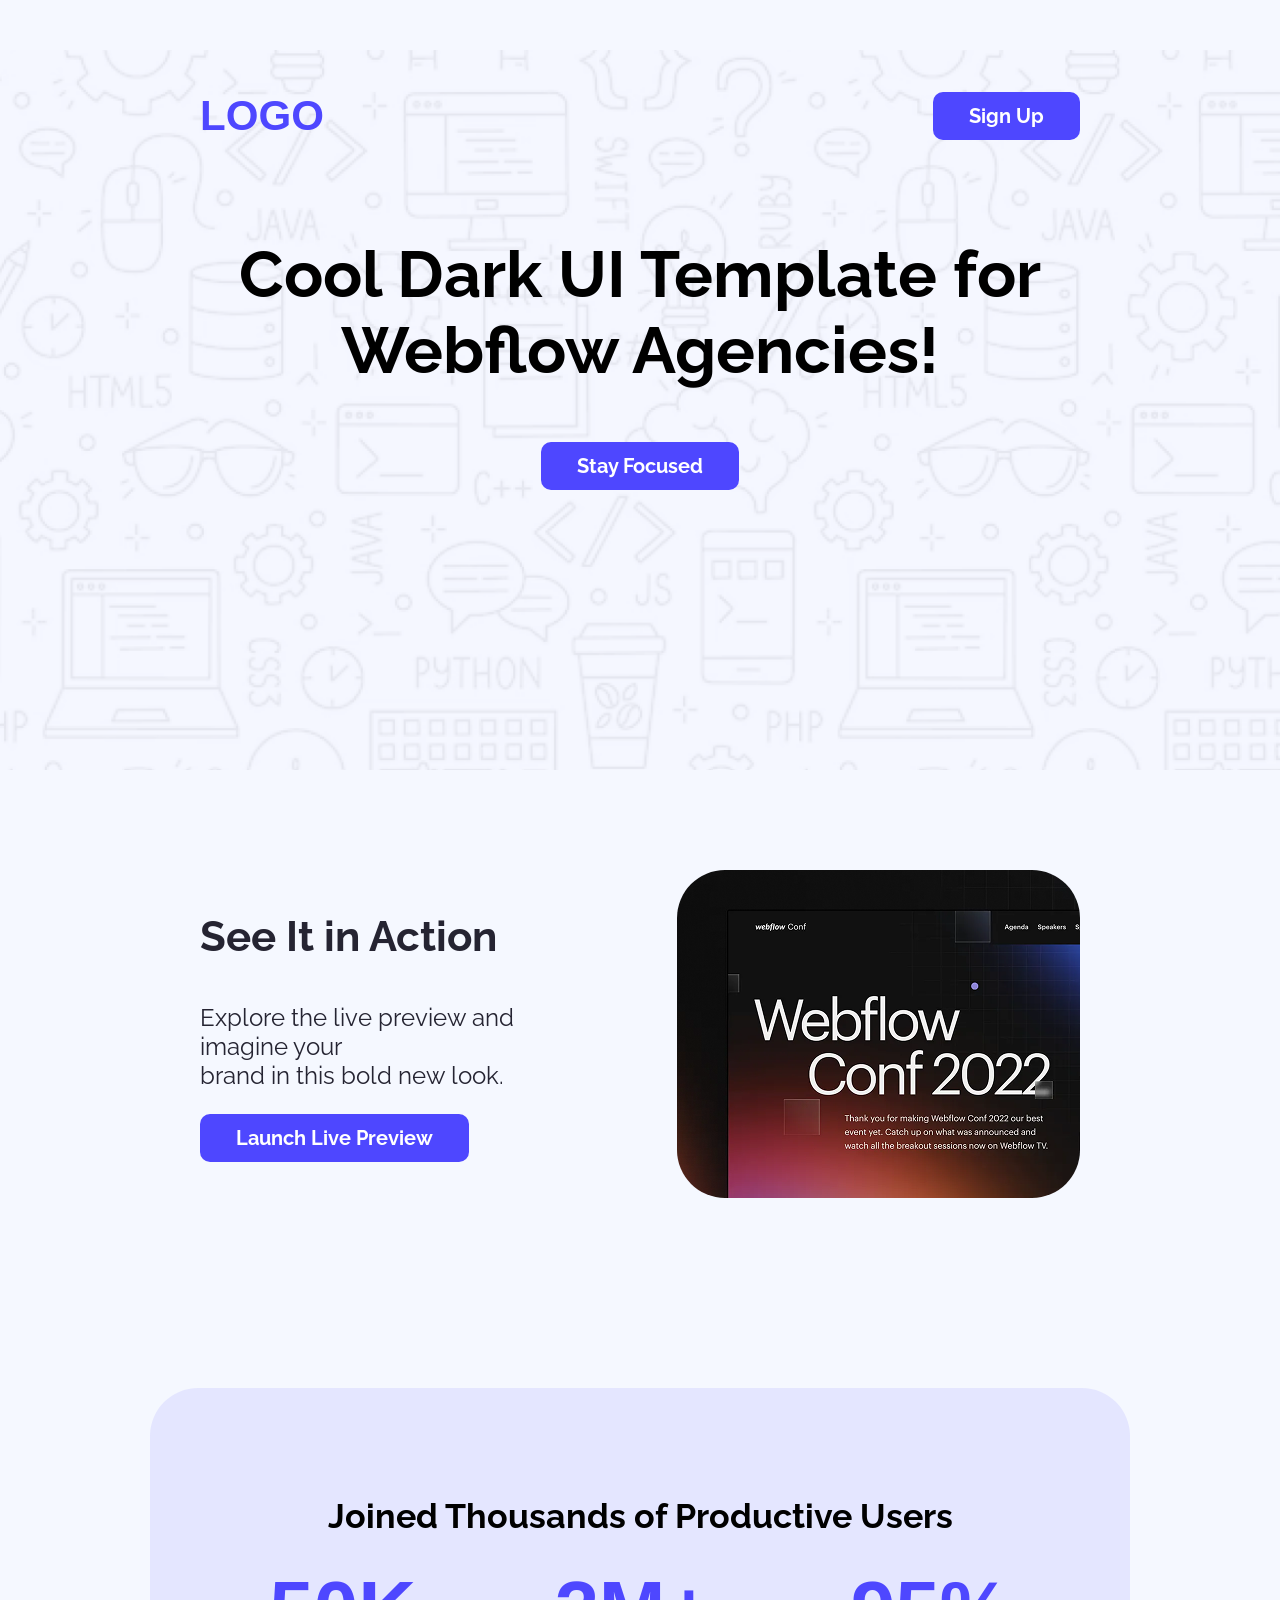
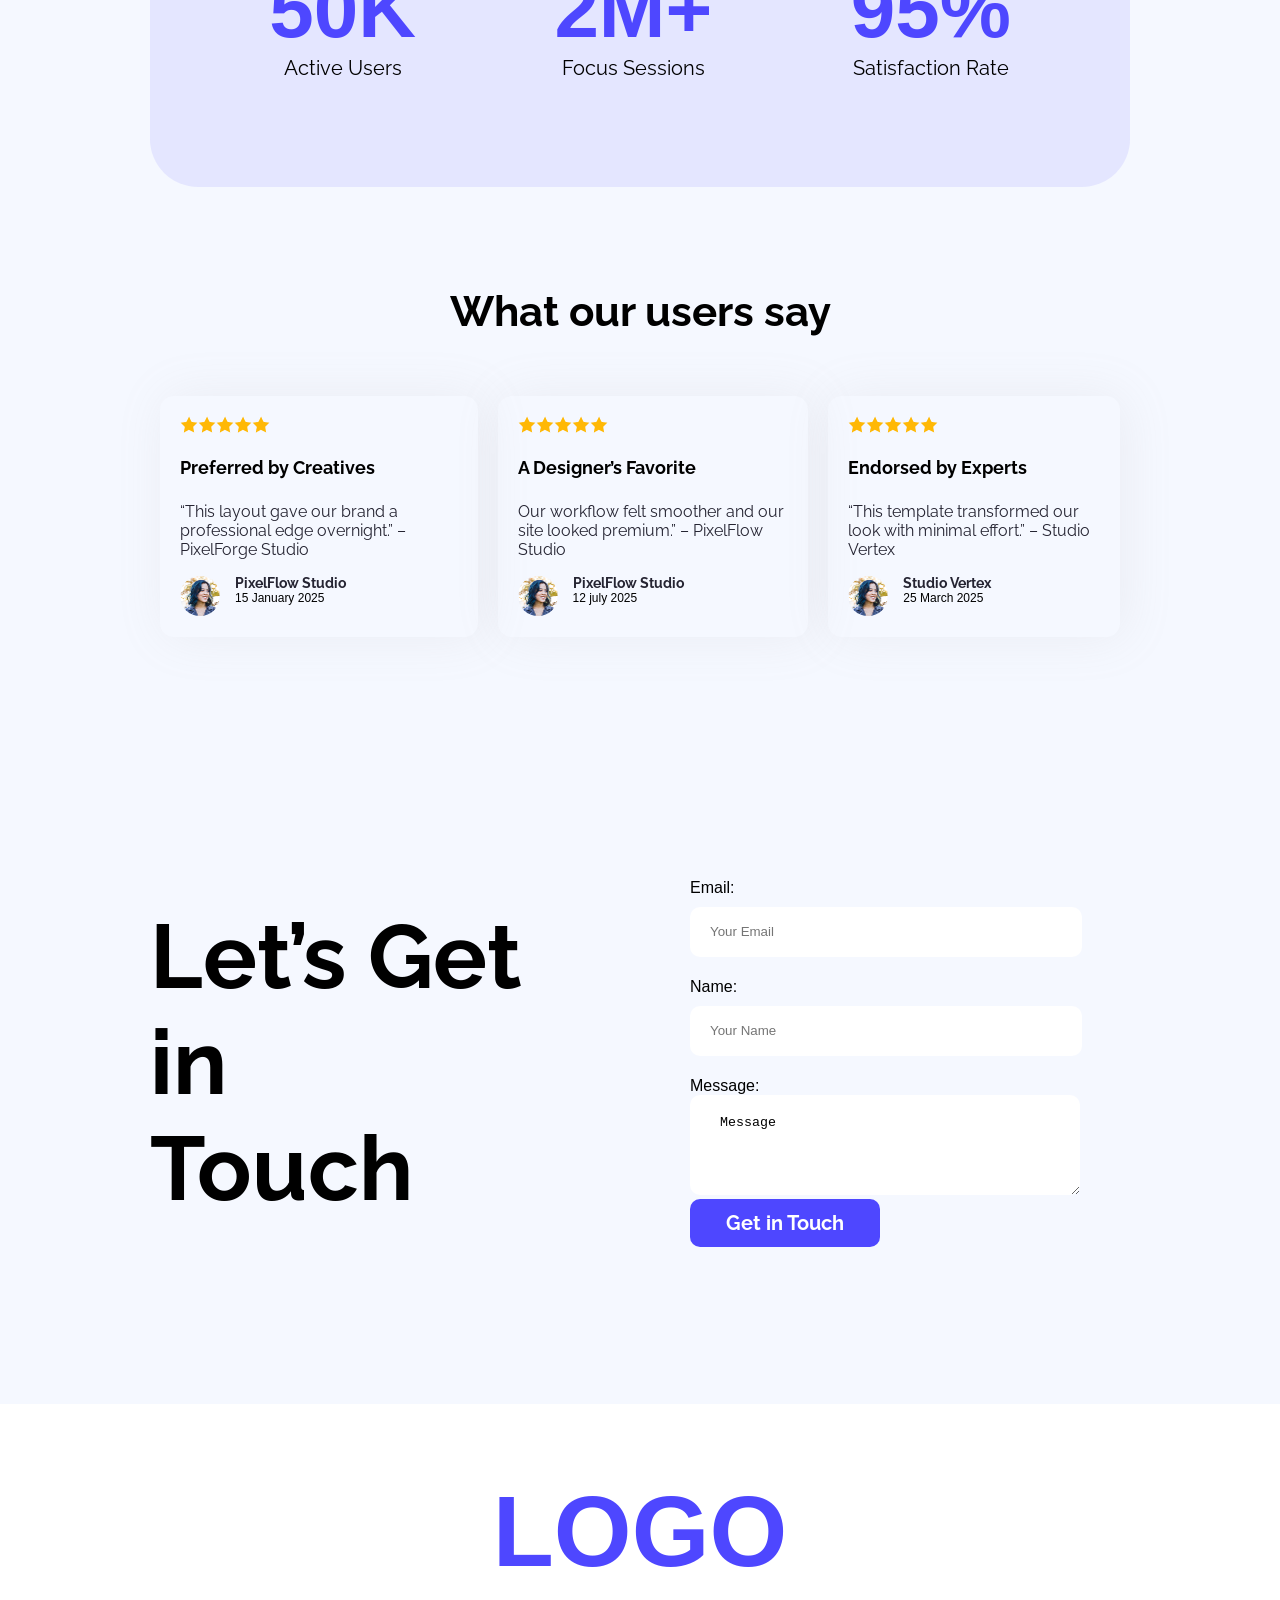
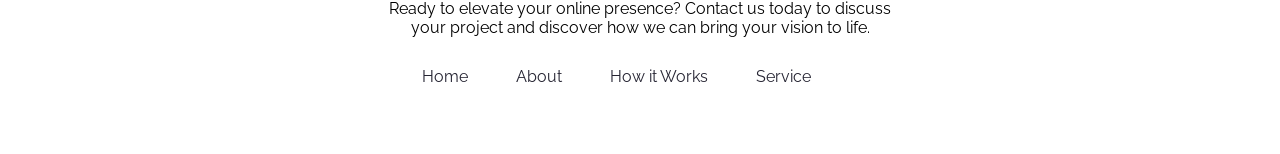
<file: index.html>
<!DOCTYPE html>
<html lang="en">
<head>
    <meta charset="UTF-8">
    <meta name="viewport" content="width=device-width, initial-scale=1.0">
    <title>My First Assignment</title>

<link rel="preconnect" href="https://fonts.googleapis.com">
<link rel="preconnect" href="https://fonts.gstatic.com" crossorigin>
<link href="https://fonts.googleapis.com/css2?family=Raleway:ital,wght@0,100..900;1,100..900&display=swap" rel="stylesheet">

    <link rel="stylesheet" href="styles/assignment.css">
</head>
<body class="raleway-normal">
    <header class="background-image">
        <nav class="nav-title">
            <h3 class="nav-logo">LOGO</h3>
            <a href=""></a><button class="btn-primary">Sign Up</button>
        </nav>
        <div class="banner">
            <h2 class="content-title">Cool Dark UI Template for <br>Webflow Agencies!</h2>
            <button class="btn-primary">Stay Focused</button>
        </div>

    </header>
    <main>
        <!-- action section -->
         <section class="action-section">
            <div class="action">
                <h3 class="action-title">See It in Action</h3>
                <p class="action-sub-title">Explore the live preview and imagine your <br> brand in this bold new look.</p>
                <button class="btn-primary">Launch Live Preview</button>
            </div>
            <div class="action">
                <img class="action-img" src="images/wc-mini.png" alt="">
            </div>
        </section>
        <!-- productive section -->
         <section class="user-section">
            <h2 class="user-title raleway-normal">Joined Thousands of Productive Users</h2>
            <div class="item-container">
                <div class="user-item ">
                    <h2 class="item-title">50K</h2>
                    <h4 class="item-description">Active Users</h4>
                </div>
                <div class="user-item ">
                    <h2 class="item-title">2M+</h2>
                    <h4 class="item-description">Focus Sessions</h4>
                </div>
                <div class="user-item">
                    <h2 class="item-title">95%</h2>
                    <h4 class="item-description">Satisfaction Rate</h4>
                </div>
            </div>   
        </section>
        
 <!-- feedback section -->
   <section class="feedback-section">
            <h3 class="feedback-section-title text-align">What our users say</h3>
            <div class="feedback-containaer inter-style">
                <div class="feedback-iteam">
                    <div class="feedback-icon">
                        <img src="images/icon-star.png" alt="">
                        <img src="images/icon-star.png" alt="">
                        <img src="images/icon-star.png" alt="">
                        <img src="images/icon-star.png" alt="">
                        <img src="images/icon-star.png" alt="">
                    </div>
                    <h4 class="feedback-title">Preferred by Creatives</h4>
                    <p class="description">“This layout gave our brand a professional edge overnight.” – PixelForge Studio</p>
                     <div class="customar-profile">
                        <img class="profile" src="images/avatar.png" alt="">
                        <div class="customar-details">
                        <h5 class="feedback-iteam-tilte">PixelFlow Studio</h5>
                        <p class="feedback-subtitle">15 January 2025</p>
                        </div>
                    </div>
                </div>
                <div class="feedback-iteam">
                     <div class="feedback-icon">
                        <img src="images/icon-star.png" alt="">
                        <img src="images/icon-star.png" alt="">
                        <img src="images/icon-star.png" alt="">
                        <img src="images/icon-star.png" alt="">
                        <img src="images/icon-star.png" alt="">
                    </div>
                    <h4 class="feedback-title"> A Designer’s Favorite</h4>
                    <p class="description">Our workflow felt smoother and our site looked premium.” – PixelFlow Studio</p>
                     <div class="customar-profile">
                        <img class="profile" src="images/avatar.png" alt="">
                        <div class="customar-details">
                        <h5 class="feedback-iteam-tilte">PixelFlow Studio</h5>
                        <p class="feedback-subtitle">12 july 2025</p>
                        </div>
                    </div>
                </div>
                <div class="feedback-iteam">
                     <div class="feedback-icon">
                        <img src="images/icon-star.png" alt="">
                        <img src="images/icon-star.png" alt="">
                        <img src="images/icon-star.png" alt="">
                        <img src="images/icon-star.png" alt="">
                        <img src="images/icon-star.png" alt="">
                    </div>
                    <h4 class="feedback-title"> Endorsed by Experts</h4>
                    <p class="description">“This template transformed our look with minimal effort.” – Studio Vertex</p>
                    <div class="customar-profile">
                        <img class="profile" src="images/avatar.png" alt="">
                        <div class="customar-details">
                        <h5 class="feedback-iteam-tilte">Studio Vertex</h5>
                        <p class="feedback-subtitle">25 March 2025</p>
                        </div>
                    </div>
                </div>
            </div>
         </section>
         <!-- touch sectiom -->
             <section class="touch-section">
            <div class="touch-containar">
                <h2 class="touch-title">Let’s Get in <br> Touch</h2>
            </div>
            <div class="touch-containar">
                <form action="" class=" inter-style">
                <label class="label-title" for="femail">Email:</label><br>
                <input type="email" name="" id="" placeholder="Your Email">
                <br>
                <label class="label-title" for="ftext">Name:</label><br>
                
                <input type="text" name="" id="" placeholder="Your Name">
                <br>
                <label class="label-title" for="ftext">Message:</label><br>
                <textarea name="" id="" placeholder="Message">Message</textarea>
            </form>
            <input class="btn-primary" type="button" value="Get in Touch">
            </div>
          </section>
    </main>
    <!-- footer section -->
  <footer class="footer-section">
      <div>
        <h1 class="footer-logo text-align">LOGO</h1>
        <p class="footer-description text-align">Ready to elevate your online presence? Contact us today to discuss <br>your project and discover how we can bring your vision to life.</p>
      </div>
      <div class="footer-container">
        <div class="iteam"><a href="">Home</a></div>
        <div class="iteam"><a href="">About</a></div>
        <div class="iteam"><a href="">How it Works</a></div>
        <div class="iteam"><a href="">Service</a></div>
        <h4></h4>
      </div>
    </footer>
    
    
</body>
</html>
</file>
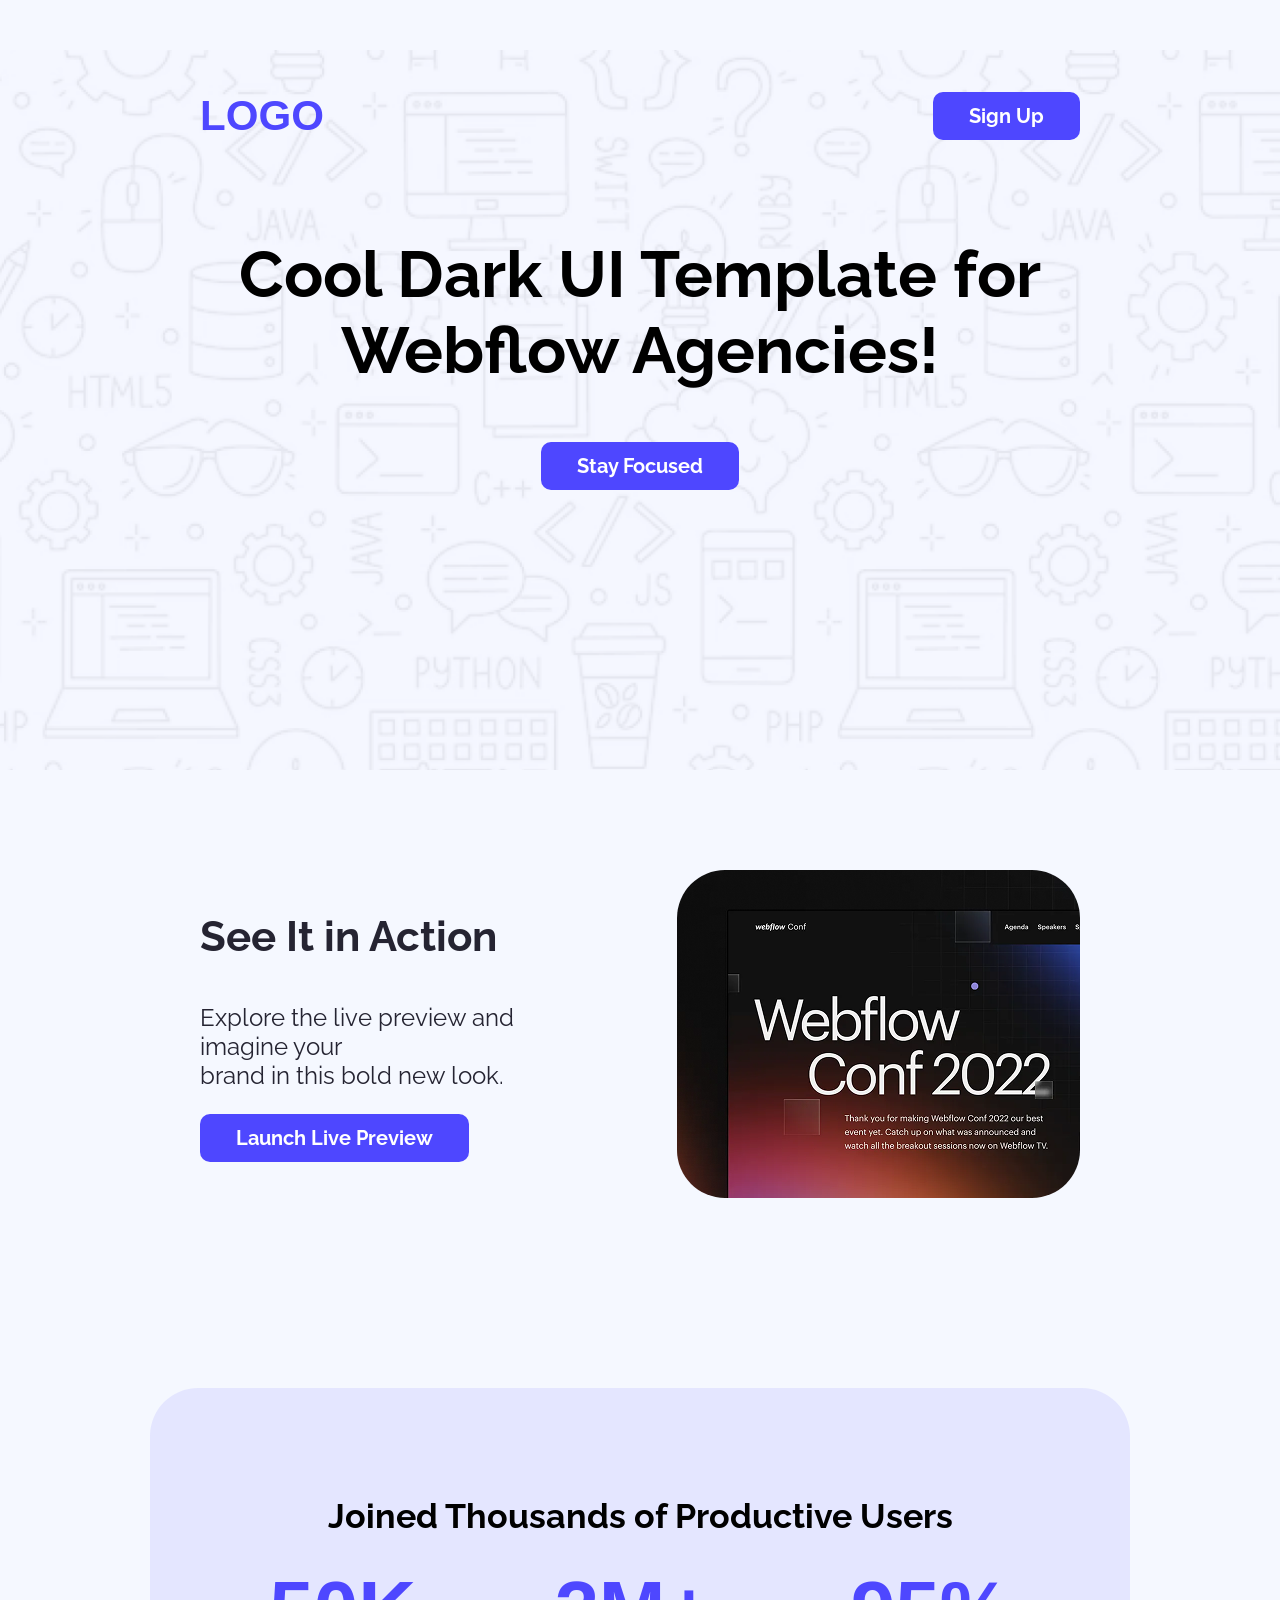
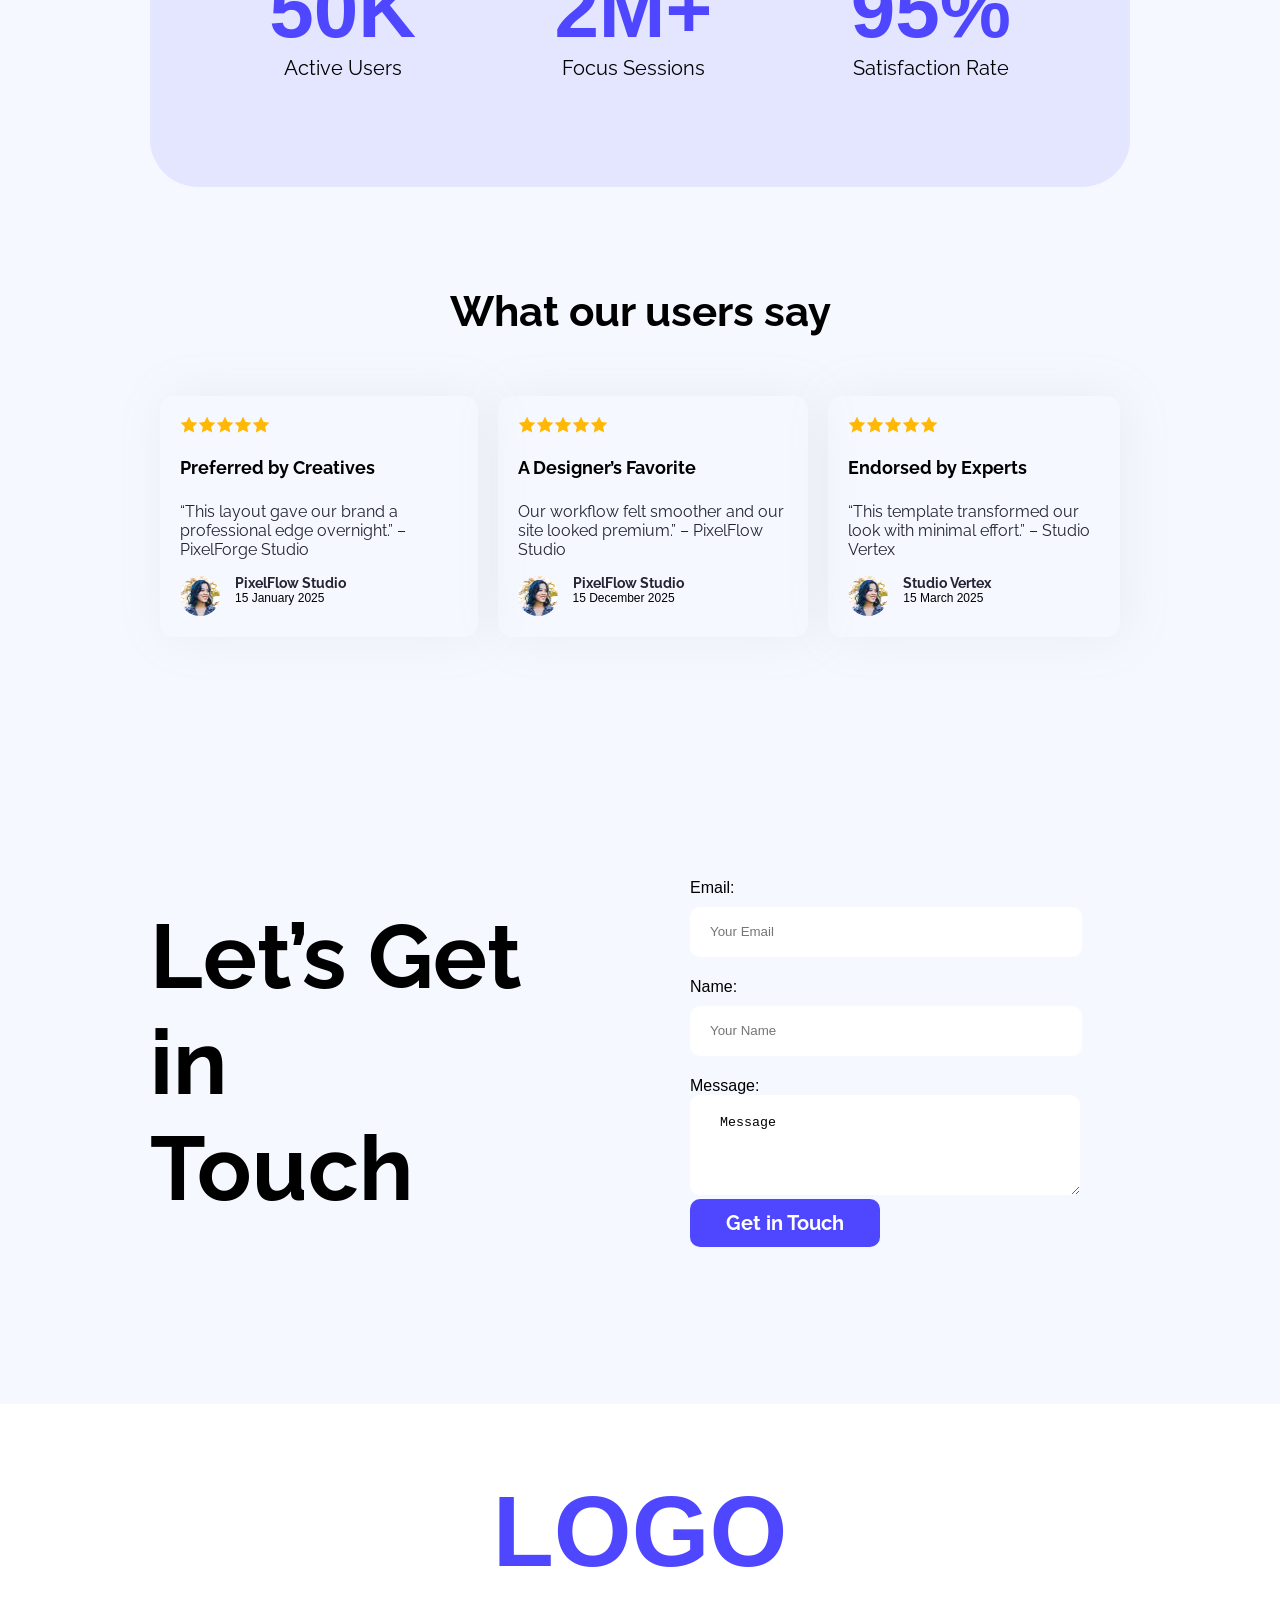
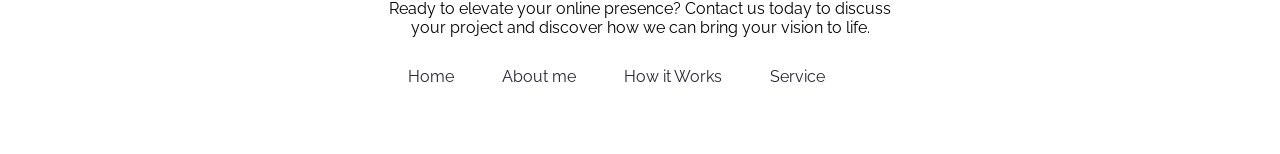
<file: B12A01-landing-launchpad/index.html>
<!DOCTYPE html>
<html lang="en">
<head>
    <meta charset="UTF-8">
    <meta name="viewport" content="width=device-width, initial-scale=1.0">
    <title>My First Assignment</title>

<link rel="preconnect" href="https://fonts.googleapis.com">
<link rel="preconnect" href="https://fonts.gstatic.com" crossorigin>
<link href="https://fonts.googleapis.com/css2?family=Raleway:ital,wght@0,100..900;1,100..900&display=swap" rel="stylesheet">

    <link rel="stylesheet" href="../styles/assignment.css">
</head>
<body class="raleway-normal">
    <header class="background-image">
        <nav class="nav-title">
            <h3 class="nav-logo">LOGO</h3>
            <a href=""></a><button class="btn-primary">Sign Up</button>
        </nav>
        <div class="banner">
            <h2 class="content-title">Cool Dark UI Template for <br>Webflow Agencies!</h2>
            <button class="btn-primary">Stay Focused</button>
        </div>

    </header>
    <main>
        <!-- action section -->
         <section class="action-section">
            <div class="action">
                <h3 class="action-title">See It in Action</h3>
                <p class="action-sub-title">Explore the live preview and imagine your <br> brand in this bold new look.</p>
                <button class="btn-primary">Launch Live Preview</button>
            </div>
            <div class="action">
                <img class="action-img" src="../images/wc-mini.png" alt="">
            </div>
        </section>
        <!-- productive section -->
         <section class="user-section">
            <h2 class="user-title raleway-normal">Joined Thousands of Productive Users</h2>
            <div class="item-container">
                <div class="user-item ">
                    <h2 class="item-title">50K</h2>
                    <h4 class="item-description">Active Users</h4>
                </div>
                <div class="user-item ">
                    <h2 class="item-title">2M+</h2>
                    <h4 class="item-description">Focus Sessions</h4>
                </div>
                <div class="user-item">
                    <h2 class="item-title">95%</h2>
                    <h4 class="item-description">Satisfaction Rate</h4>
                </div>
            </div>   
        </section>
        
 <!-- feedback section -->
   <section class="feedback-section">
            <h3 class="feedback-section-title text-align">What our users say</h3>
            <div class="feedback-containaer inter-style">
                <div class="feedback-iteam">
                    <div class="feedback-icon">
                        <img src="../images/icon-star.png" alt="">
                        <img src="../images/icon-star.png" alt="">
                        <img src="../images/icon-star.png" alt="">
                        <img src="../images/icon-star.png" alt="">
                        <img src="../images/icon-star.png" alt="">
                    </div>
                    <h4 class="feedback-title">Preferred by Creatives</h4>
                    <p class="description">“This layout gave our brand a professional edge overnight.” – PixelForge Studio</p>
                     <div class="customar-profile">
                        <img class="profile" src="../images/avatar.png" alt="">
                        <div class="customar-details">
                        <h5 class="feedback-iteam-tilte">PixelFlow Studio</h5>
                        <p class="feedback-subtitle">15 January 2025</p>
                        </div>
                    </div>
                </div>
                <div class="feedback-iteam">
                     <div class="feedback-icon">
                        <img src="../images/icon-star.png" alt="">
                        <img src="../images/icon-star.png" alt="">
                        <img src="../images/icon-star.png" alt="">
                        <img src="../images/icon-star.png" alt="">
                        <img src="../images/icon-star.png" alt="">
                    </div>
                    <h4 class="feedback-title"> A Designer’s Favorite</h4>
                    <p class="description">Our workflow felt smoother and our site looked premium.” – PixelFlow Studio</p>
                     <div class="customar-profile">
                        <img class="profile" src="../images/avatar.png" alt="">
                        <div class="customar-details">
                        <h5 class="feedback-iteam-tilte">PixelFlow Studio</h5>
                        <p class="feedback-subtitle">15 December 2025</p>
                        </div>
                    </div>
                </div>
                <div class="feedback-iteam">
                     <div class="feedback-icon">
                        <img src="../images/icon-star.png" alt="">
                        <img src="../images/icon-star.png" alt="">
                        <img src="../images/icon-star.png" alt="">
                        <img src="../images/icon-star.png" alt="">
                        <img src="../images/icon-star.png" alt="">
                    </div>
                    <h4 class="feedback-title"> Endorsed by Experts</h4>
                    <p class="description">“This template transformed our look with minimal effort.” – Studio Vertex</p>
                    <div class="customar-profile">
                        <img class="profile" src="../images/avatar.png" alt="">
                        <div class="customar-details">
                        <h5 class="feedback-iteam-tilte">Studio Vertex</h5>
                        <p class="feedback-subtitle">15 March 2025</p>
                        </div>
                    </div>
                </div>
            </div>
         </section>
         <!-- touch sectiom -->
             <section class="touch-section">
            <div class="touch-containar">
                <h2 class="touch-title">Let’s Get in <br> Touch</h2>
            </div>
            <div class="touch-containar">
                <form action="" class=" inter-style">
                <label class="label-title" for="femail">Email:</label><br>
                <input type="email" name="" id="" placeholder="Your Email">
                <br>
                <label class="label-title" for="ftext">Name:</label><br>
                
                <input type="text" name="" id="" placeholder="Your Name">
                <br>
                <label class="label-title" for="ftext">Message:</label><br>
                <textarea name="" id="" placeholder="Message">Message</textarea>
            </form>
            <input class="btn-primary" type="button" value="Get in Touch">
            </div>
          </section>
    </main>
    <!-- footer section -->
  <footer class="footer-section">
      <div>
        <h1 class="footer-logo text-align">LOGO</h1>
        <p class="footer-description text-align">Ready to elevate your online presence? Contact us today to discuss <br>your project and discover how we can bring your vision to life.</p>
      </div>
      <div class="footer-container">
        <div class="iteam"><a href="">Home</a></div>
        <div class="iteam"><a href="">About me</a></div>
        <div class="iteam"><a href="">How it Works</a></div>
        <div class="iteam"><a href="">Service</a></div>
        <h4></h4>
      </div>
    </footer>
    
    
</body>
</html>
</file>
<file: styles/assignment.css>
body{
  margin: 0px;
  padding: 0px;
  background-color: #f5f8ff;;
}

.raleway-normal{
  font-family: "Raleway", sans-serif;
  font-optical-sizing: auto;
  
  font-style: normal;
}




/* shared style */
.text-primary{
  
}
.btn-primary{
  background-color: #4E47FF;
  color: #FFFFFF;
  font-weight: bold;
  padding: 12px 36px;
  border-radius: 10px;
  font-family: 'Raleway', sans-serif;
  font-size: 20px;
  border: none;

}
.btn-primary:hover{
    background-color: bisque;
    color: #252432;
    border: 2px solid #4E47FF;
    box-shadow: tomato;
    border-radius: 5px;
}
/* nav style */
nav{
    display: flex;
    align-items: center;
    justify-content: space-between;
    margin: 50px 200px;
}
.nav-title{
    
 font-size: 36px;
 color: #4E47FF;
 
}
.nav-logo{
  font-family:'Inter', sans-serif;
  font-weight: bold
  font-size: 20px;}
  

/* bannner style */
.content-title{
  font-family: 'Raleway', sans-serif;
  font-weight: bold;
  font-size: 65px;
  font-style: normal;
  
}
.background-image{
  background-image: url("../images/hero-bg.png");
  background-size: cover;
  background-position: center;
  margin: 0;
  height: 80vh;
}
.banner{
  text-align: center;
}
/* action style */
.action-section{
    display: flex;
    justify-content: space-between;
    gap: 100px;
    padding: 100px 200px;
    
}
.action-title{
    font-size: 42px;
    font-weight: bold;
    color: #252432;
}
.action-sub-title{
    color: #252432;
    font-size: 24px;
}

     
  
  .action-img{
    border-radius: 48px;
    display: flex;
  }
    /* productive section */
    .user-section{
    background-color: rgba(78, 71, 255, 0.1);
    margin: 0px 150px;
    border-radius: 48px;
    margin-bottom: 90px;
    padding: 80px 50px;
    margin-top: 90px;
  
    
    
    
}
.user-title{
    font-size: 34px;
    font-weight: bold;
    text-align: center;
}
.item-container {
    display: flex;
    justify-content: space-around;
    
}
.item-title{
    color: #4E47FF;
    font-size: 80px;
    font-weight: bold;
    margin-top: 0px;
    margin-bottom: 0px;
    font-family:  'Regular', sans-serif;

    
    
}
.item-description{
    font-size: 20px;
    font-weight: 400;
    text-align: center;
    margin-top: 0px;
}



/* feedback section */
.feedback-section{
  height: 50vh;
  
}
.feedback-section-title{
    font-size: 42px;
    font-weight: bold;
    margin-bottom: 50px;
    margin-top: 100px;
    text-align: center;
    
}
.feedback-containaer{
    display: flex;
    gap: 20px;
    padding: 10px 160px;
}
.feedback-iteam{
    border-radius: 14px;
   
    box-shadow: 5px 0px 50px rgba(161, 159, 159, 0.121);
    padding: 20px;
}
.feedback-icon{
    display: flex;
}
.feedback-title{
    font-size: 18px;
    font-weight: bold;
}
.description{
    color: #252432;
}
.profile{
    border-radius: 100px;
    height: 40px;
    width: 40px;
}
.customar-profile{
    display: flex;
    align-items: center;
    gap: 15px;
}

.feedback-iteam-tilte{
    font-size: 14px;
    margin: 0px;
    color: #252432;
}
.feedback-subtitle{
    font-size: 12px;
    margin-top: 0px;
    font-family: 'Regular', sans-serif;
}


/* touch section */
.touch-section{
    display: flex;
    gap: 100px;
    padding: 50px 150px;
    align-items: center;
    margin-top: 50px;
    justify-content: space-between;
    height: 50vh;
}
.touch-containar{
    width: 50%;
}
.touch-title{
    font-size: 90px;
    font-weight: bold;
}
.label-title{
    font-size: 16px;
    font-weight: 500;
    margin-bottom: 20px;
    font-family: 'Regular', sans-serif;
    gap: 10px;
}
.touch-section input[type="email"],.touch-section input[type="text"]{
    background-color: white;
    padding: 20px;
    height: 10px;
    border: none;
    border-radius: 10px;
    width: 80%;
    margin-bottom: 20px;
    margin-top: 10px;
}
.touch-section textarea{
    background-color: white;
    padding: 20px 30px;
    height: 60px;
    border: none;
    border-radius: 10px;
    width: 75%;
}
/* footer style */
footer{
    background-color: white;
    height: 350px;
}
.footer-logo{
    font-size: 100px;
    
    color: #4E47FF;
    margin-bottom: 10px;
    padding-top: 70px;
    text-align: center;
    font-family:'Inter', sans-serif;
}
.footer-description{
    margin: 0px 370px;
    text-align: center;
}


.footer-container{
    display: flex;
    justify-content: center;
    gap: 48px;
    margin: 30px 370px 20px 370px;
    text-align: center;
    height: 50px;
}
.footer-container a{
    text-decoration: none;
    color: #252432;
}
</file>
